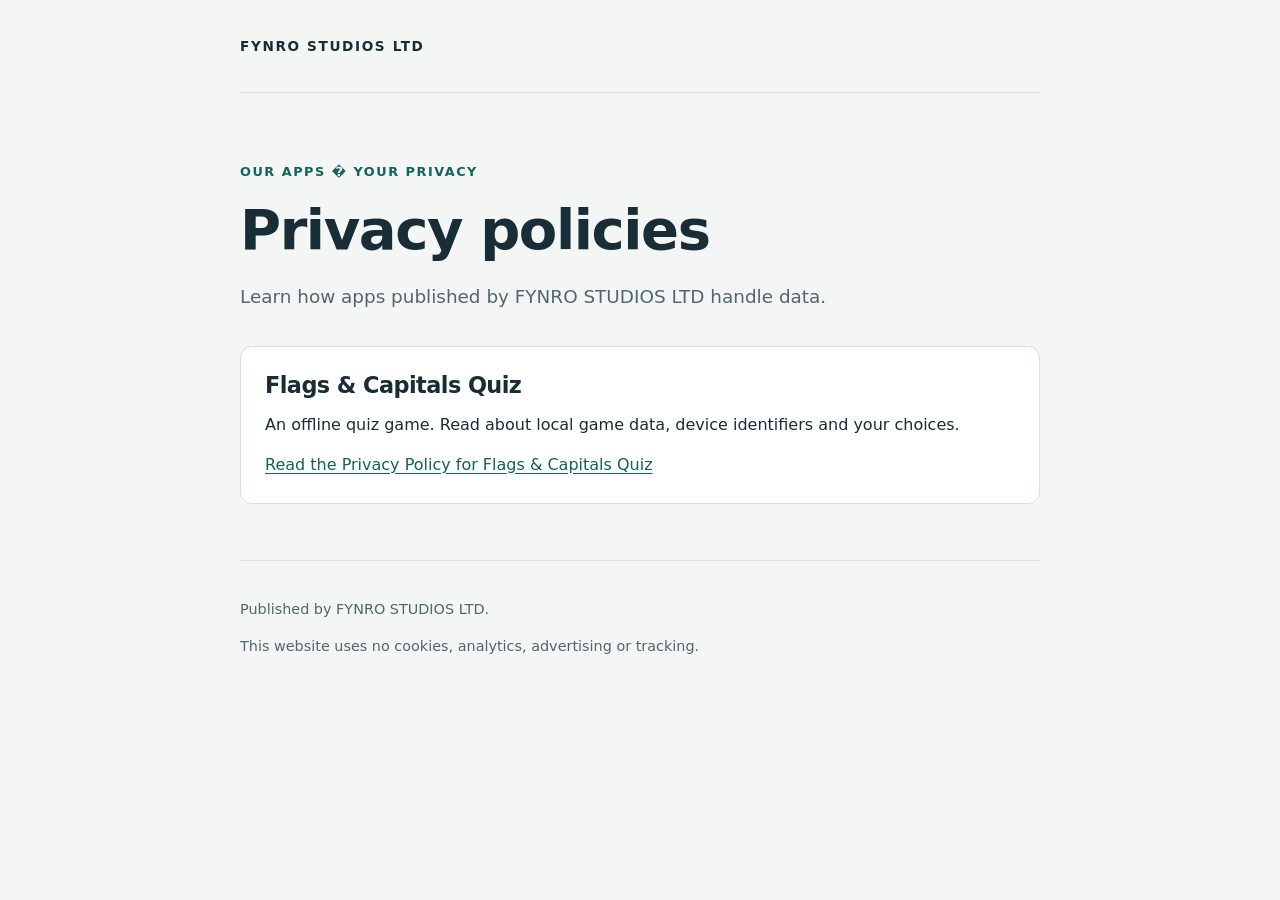
<file: index.html>
<!doctype html>
<html lang="en">
<head>
  <meta charset="utf-8">
  <meta name="viewport" content="width=device-width, initial-scale=1">
  <meta name="description" content="Privacy policies for apps published by FYNRO STUDIOS LTD.">
  <title>App Privacy Policies | FYNRO STUDIOS LTD</title>
  <link rel="stylesheet" href="styles.css">
</head>
<body>
  <a class="skip-link" href="#main">Skip to content</a>
  <header class="site-header"><span class="brand">FYNRO STUDIOS LTD</span></header>
  <main id="main">
    <p class="eyebrow">Our apps � Your privacy</p>
    <h1>Privacy policies</h1>
    <p class="lead">Learn how apps published by FYNRO STUDIOS LTD handle data.</p>
    <section class="card" aria-labelledby="quiz-title">
      <h2 id="quiz-title">Flags &amp; Capitals Quiz</h2>
      <p>An offline quiz game. Read about local game data, device identifiers and your choices.</p>
      <a href="flags-capitals-quiz/index.html">Read the Privacy Policy for Flags &amp; Capitals Quiz</a>
    </section>
  </main>
  <footer class="site-footer"><p>Published by FYNRO STUDIOS LTD.</p><p>This website uses no cookies, analytics, advertising or tracking.</p></footer>
</body>
</html>
</file>
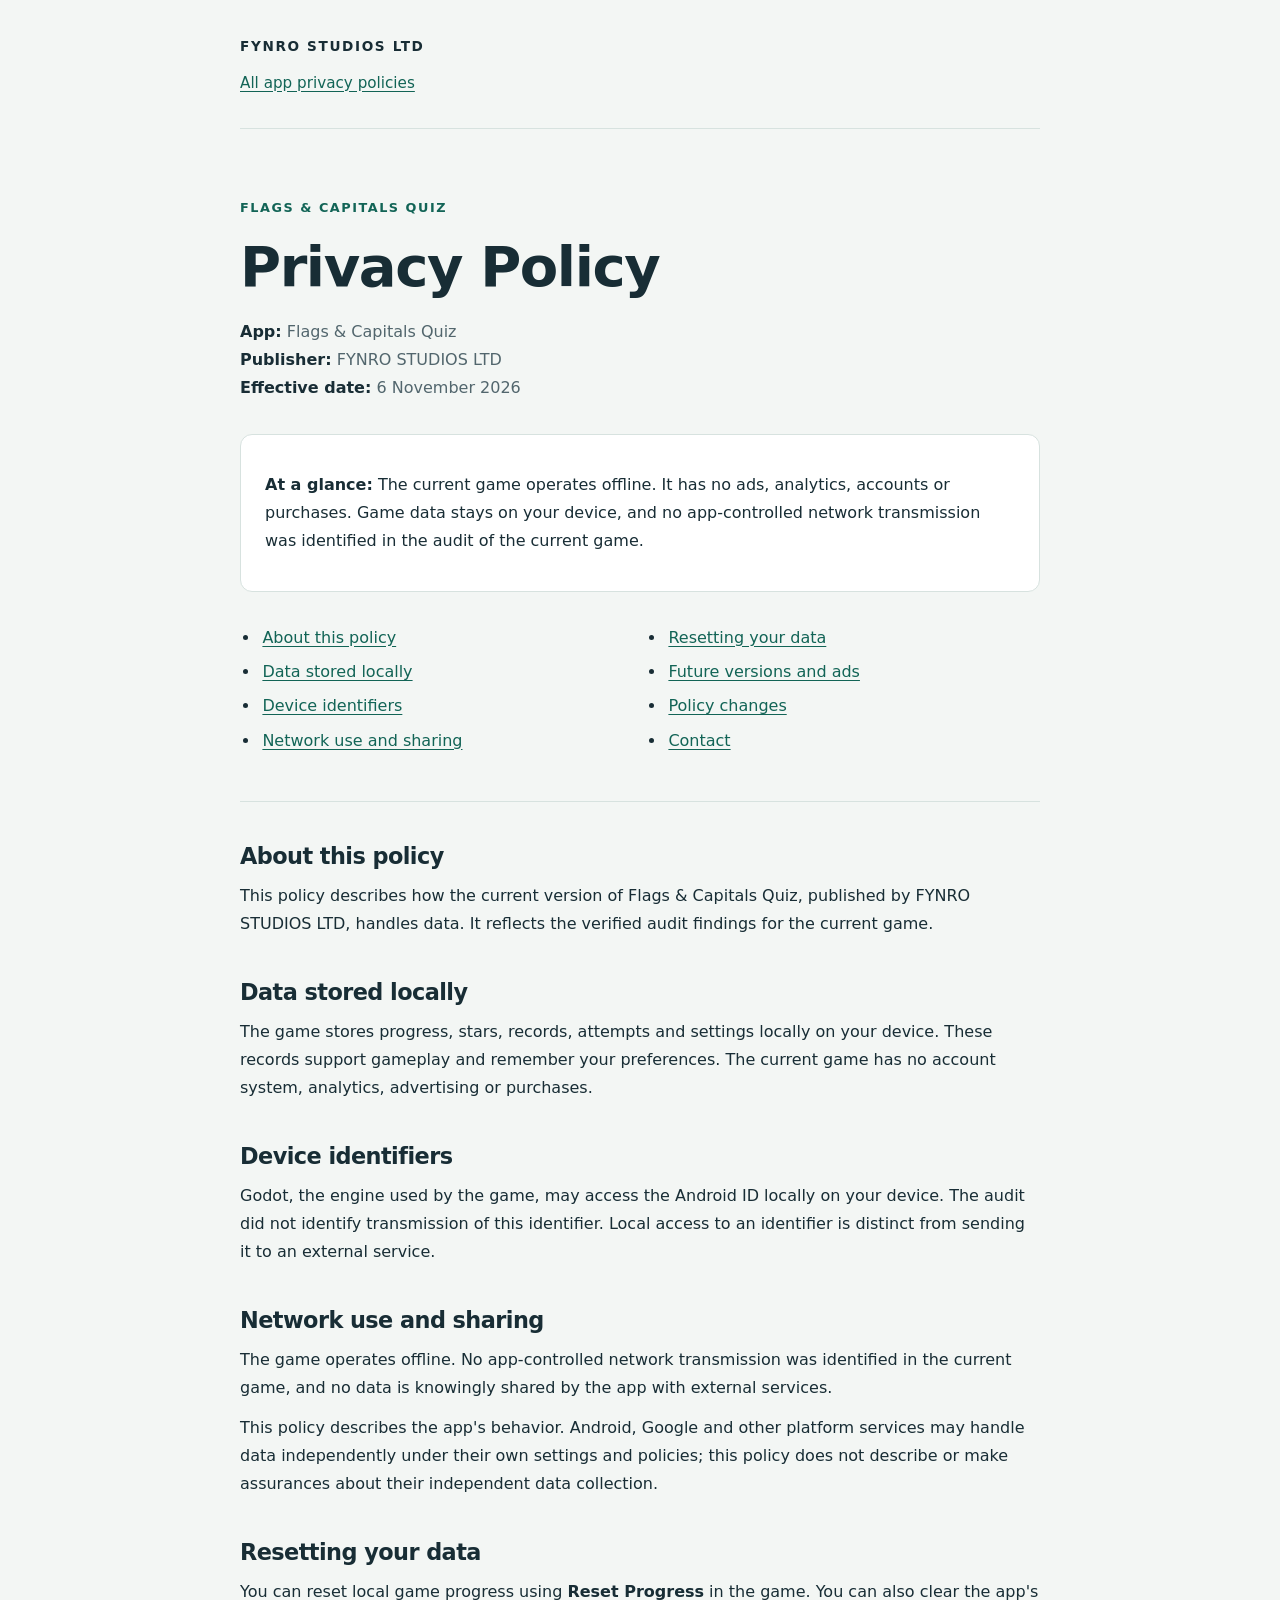
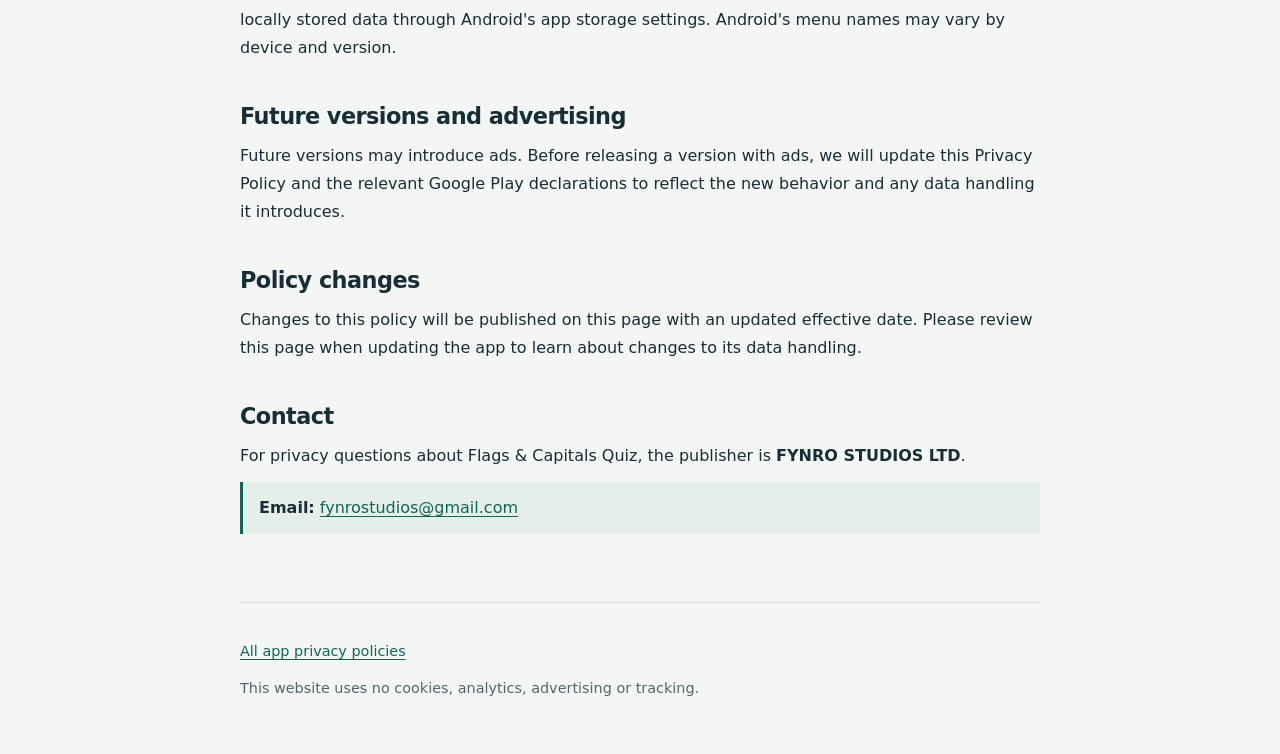
<file: flags-capitals-quiz/index.html>
<!doctype html>
<html lang="en">
<head>
  <meta charset="utf-8">
  <meta name="viewport" content="width=device-width, initial-scale=1">
  <meta name="description" content="Privacy Policy for Flags &amp; Capitals Quiz, published by FYNRO STUDIOS LTD. Learn about offline play and local data storage.">
  <title>Privacy Policy � Flags &amp; Capitals Quiz | FYNRO STUDIOS LTD</title>
  <link rel="stylesheet" href="../styles.css">
</head>
<body>
  <a class="skip-link" href="#main">Skip to content</a>
  <header class="site-header">
    <span class="brand">FYNRO STUDIOS LTD</span>
    <nav aria-label="Main navigation"><a href="../index.html">All app privacy policies</a></nav>
  </header>
  <main id="main">
    <article aria-labelledby="policy-title">
      <p class="eyebrow">Flags &amp; Capitals Quiz</p>
      <h1 id="policy-title">Privacy Policy</h1>
      <div class="metadata">
        <p><strong>App:</strong> Flags &amp; Capitals Quiz<br><strong>Publisher:</strong> FYNRO STUDIOS LTD<br><strong>Effective date:</strong> <time datetime="2026-11-06">6 November 2026</time></p>
      </div>
      <div class="summary">
        <p><strong>At a glance:</strong> The current game operates offline. It has no ads, analytics, accounts or purchases. Game data stays on your device, and no app-controlled network transmission was identified in the audit of the current game.</p>
      </div>
      <nav class="contents" aria-label="Policy sections">
        <ul>
          <li><a href="#scope">About this policy</a></li>
          <li><a href="#local-data">Data stored locally</a></li>
          <li><a href="#identifiers">Device identifiers</a></li>
          <li><a href="#sharing">Network use and sharing</a></li>
          <li><a href="#choices">Resetting your data</a></li>
          <li><a href="#future">Future versions and ads</a></li>
          <li><a href="#changes">Policy changes</a></li>
          <li><a href="#contact">Contact</a></li>
        </ul>
      </nav>
      <section id="scope">
        <h2>About this policy</h2>
        <p>This policy describes how the current version of Flags &amp; Capitals Quiz, published by FYNRO STUDIOS LTD, handles data. It reflects the verified audit findings for the current game.</p>
      </section>
      <section id="local-data">
        <h2>Data stored locally</h2>
        <p>The game stores progress, stars, records, attempts and settings locally on your device. These records support gameplay and remember your preferences. The current game has no account system, analytics, advertising or purchases.</p>
      </section>
      <section id="identifiers">
        <h2>Device identifiers</h2>
        <p>Godot, the engine used by the game, may access the Android ID locally on your device. The audit did not identify transmission of this identifier. Local access to an identifier is distinct from sending it to an external service.</p>
      </section>
      <section id="sharing">
        <h2>Network use and sharing</h2>
        <p>The game operates offline. No app-controlled network transmission was identified in the current game, and no data is knowingly shared by the app with external services.</p>
        <p>This policy describes the app's behavior. Android, Google and other platform services may handle data independently under their own settings and policies; this policy does not describe or make assurances about their independent data collection.</p>
      </section>
      <section id="choices">
        <h2>Resetting your data</h2>
        <p>You can reset local game progress using <strong>Reset Progress</strong> in the game. You can also clear the app's locally stored data through Android's app storage settings. Android's menu names may vary by device and version.</p>
      </section>
      <section id="future">
        <h2>Future versions and advertising</h2>
        <p>Future versions may introduce ads. Before releasing a version with ads, we will update this Privacy Policy and the relevant Google Play declarations to reflect the new behavior and any data handling it introduces.</p>
      </section>
      <section id="changes">
        <h2>Policy changes</h2>
        <p>Changes to this policy will be published on this page with an updated effective date. Please review this page when updating the app to learn about changes to its data handling.</p>
      </section>
      <section id="contact">
        <h2>Contact</h2>
        <p>For privacy questions about Flags &amp; Capitals Quiz, the publisher is <strong>FYNRO STUDIOS LTD</strong>.</p>
        <p class="contact-details"><strong>Email:</strong> <a href="mailto:fynrostudios@gmail.com">fynrostudios@gmail.com</a></p>
      </section>
    </article>
  </main>
  <footer class="site-footer"><p><a href="../index.html">All app privacy policies</a></p><p>This website uses no cookies, analytics, advertising or tracking.</p></footer>
</body>
</html>
</file>
<file: styles.css>
:root { color-scheme: light; --ink: #182d35; --muted: #52666d; --accent: #126456; --line: #d7e2df; --paper: #ffffff; --background: #f3f6f4; }
* { box-sizing: border-box; }
html { scroll-padding-top: 2rem; }
body { margin: 0; background: var(--background); color: var(--ink); font-family: system-ui, -apple-system, BlinkMacSystemFont, "Segoe UI", sans-serif; font-size: 1rem; line-height: 1.75; }
a { color: var(--accent); text-underline-offset: .2em; }
a:hover { text-decoration-thickness: .15em; }
a:focus-visible { outline: 3px solid var(--accent); outline-offset: 5px; border-radius: 2px; }
.skip-link { position: absolute; top: -6rem; left: 1rem; padding: .6rem 1rem; background: white; z-index: 1; }
.skip-link:focus { top: 1rem; }
.site-header, main, .site-footer { width: min(100% - 3rem, 800px); max-width: 800px; margin-inline: auto; }
.site-header { padding-block: 2rem; border-bottom: 1px solid var(--line); }
.brand { font-size: .85rem; font-weight: 750; letter-spacing: .12em; }
.site-header nav { margin-top: .6rem; font-size: .95rem; }
main { padding-block: 3.5rem; }
h1, h2, h3 { line-height: 1.25; letter-spacing: -.025em; }
h1 { font-size: clamp(2.2rem, 7vw, 3.5rem); margin: .4rem 0 1rem; }
h2 { font-size: 1.4rem; margin: 2.5rem 0 .75rem; }
h3 { font-size: 1.2rem; }
p { margin: .75rem 0; }
.eyebrow { color: var(--accent); font-size: .8rem; font-weight: 750; letter-spacing: .12em; text-transform: uppercase; }
.lead { color: var(--muted); font-size: 1.15rem; }
.card, .summary { background: var(--paper); border: 1px solid var(--line); border-radius: 12px; padding: 1.5rem; margin-top: 2rem; }
.card h2 { margin-top: 0; }
.metadata { color: var(--muted); }
.metadata strong { color: var(--ink); }
.contents { margin-top: 2rem; padding-bottom: 1.5rem; border-bottom: 1px solid var(--line); }
.contents ul { padding-left: 1.25rem; columns: 2; column-gap: 2rem; }
.contents li { break-inside: avoid; margin-bottom: .4rem; }
li { padding-left: .15rem; }
.contact-details { border-left: 3px solid var(--accent); padding: .75rem 1rem; background: #e6eeea; overflow-wrap: anywhere; }
.site-footer { padding-block: 1.5rem 2.5rem; border-top: 1px solid var(--line); color: var(--muted); font-size: .9rem; }
@media (max-width: 520px) { main { padding-block: 2rem; } .contents ul { columns: 1; } .card, .summary { padding: 1.15rem; } }
</file>
